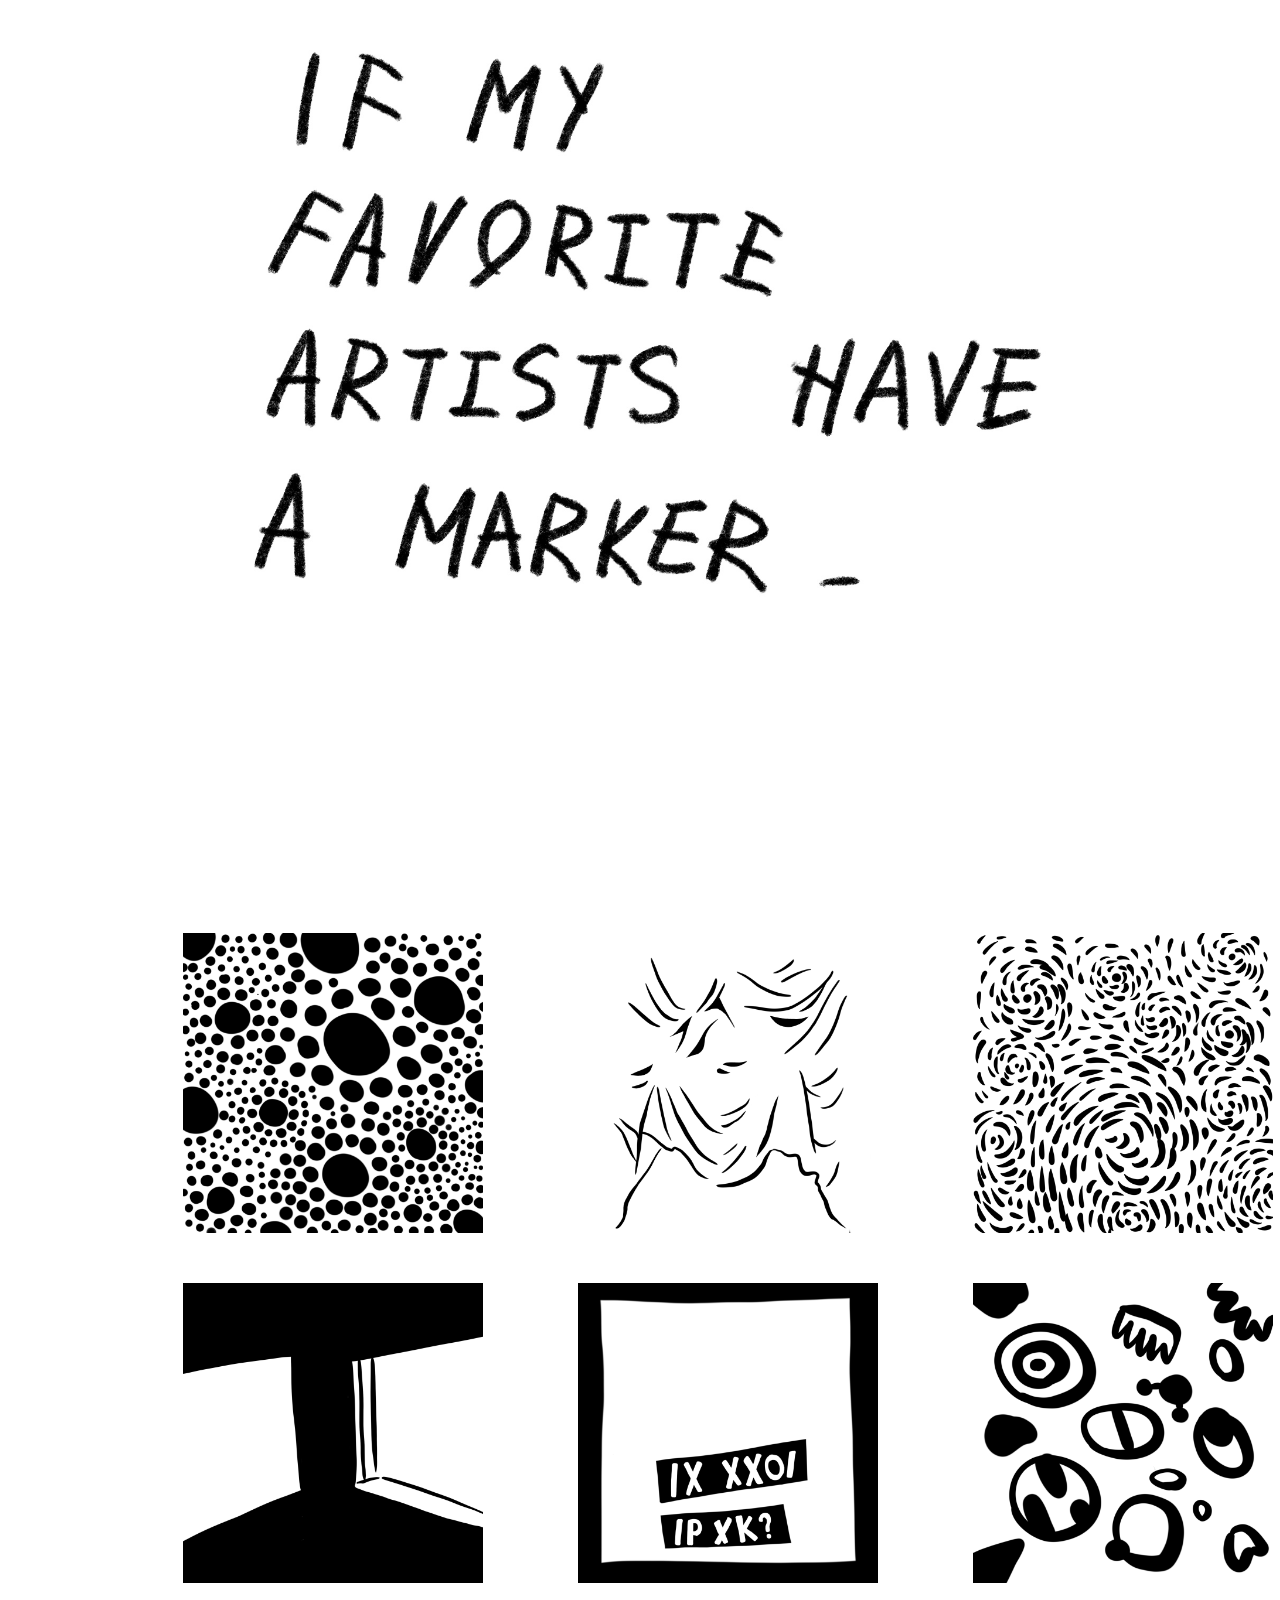
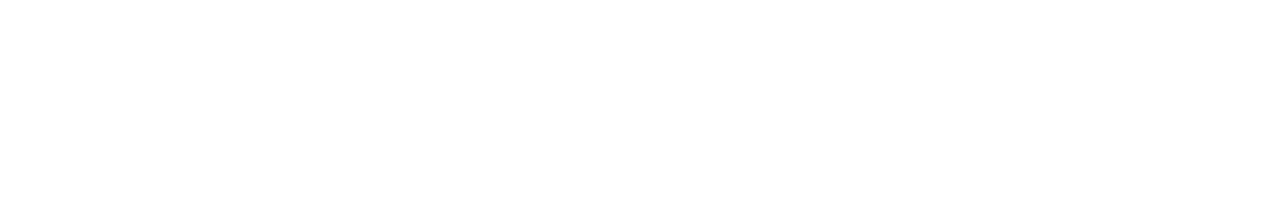
<file: index.html>
<!DOCTYPE html>
<html>

<head>
    <meta charset="utf-8">
    <title>Final Project</title>
    <link rel="stylesheet" type="text/css" href="assets/styles/style.css">

</head>

<body>
    <div class="container">

        <div class="landing">
            <img id="ifmy" src="assets/images/IF.jpg">


        </div>
        <div class="gallery">
            <div class="albums">
                <div class="album">
                    <div class="flip-album-inner">
                        <div class="flip-album-front">
                            <img class="line" id="yayoi-kusama-line" src="assets/images/kusama_line.jpg">
                        </div>
                        <div class="flip-album-back">
                            <a href="kusama.html" target="_blank">
                                <img class="art" id="yayoi-kusama-pumpkin" src="assets/images/Kusama_Pumpkin.jpeg">
                                <div class="title">YAYOI KUSAMA</div>
                            </a>
                        </div>


                    </div>
                </div>
                <div class="album">
                    <div class="flip-album-inner">
                        <div class="flip-album-front">
                            <img class="line" id="daniel-arsham-line" src="assets/images/Arsham_line.jpg">
                        </div>
                        <div class="flip-album-back">
                            <a href="daniel.html" target="_blank">
                                <img class="art" id="daniel-arsham-clock" src="assets/images/Arsham_Clock.png">
                                <div class="title"> DANIEL ARSHAM</div>
                            </a>
                        </div>
                    </div>
                </div>

                <div class="album">
                    <div class="flip-album-inner">
                        <div class="flip-album-front">
                            <img class="line" id="vincent-vangogh-line" src="assets/images/VanGogh_line.jpg">
                        </div>
                        <div class="flip-album-back">
                            <a href="vangogh.html" target="_blank">
                                <img class="art" id="vincent-vangogh-bedroom" src="assets/images/VanGogh_Bedroom.jpeg">
                                <div class="title"> VINCENT VAN GOGH</div>
                            </a>
                        </div>
                    </div>
                </div>

                <div class="album">
                    <div class="flip-album-inner">
                        <div class="flip-album-front">
                            <img class="line" id="edward-hpper-line" src="assets/images/Hopper_line.jpg">
                        </div>
                        <div class="flip-album-back">
                            <a href="hopper.html" target="_blank">
                                <img class="art" id="edward-hopper-Nighthawks"
                                    src="assets/images/Hopper_Nighthawks.png">
                                <div class="title"> EDWARD HOPPER</div>
                            </a>
                        </div>
                    </div>
                </div>

                <div class="album">
                    <div class="flip-album-inner">
                        <div class="flip-album-front">
                            <img class="line" id="barbara-kruger-line" src="assets/images/Kruger_line.jpg">
                        </div>
                        <div class="flip-album-back">
                            <a href="kruger.html" target="_blank">
                                <img class="artv1" id="barbara-kruger-toy" src="assets/images/Kruger_toy.jpeg">
                                <div class="title"> BARBARA KRUGER</div>
                            </a>
                        </div>
                    </div>
                </div>
                <div class="album">
                    <div class="flip-album-inner">
                        <div class="flip-album-front">
                            <img class="line" id="takashi-marukami-line" src="assets/images/Marukami_line.jpg">
                        </div>
                        <div class="flip-album-back">
                            <a href="marukami.html" target="_blank">
                                <img class="art" id="takashi-marukami-fak" src="assets/images/marukami_fak.jpeg">
                                <div class="title"> TAKASHI MARUKAMI</div>
                            </a>
                        </div>
                    </div>
                </div>

            </div>
        </div>
    </div>
    </div>
    </div>
</body>

</html>
</file>
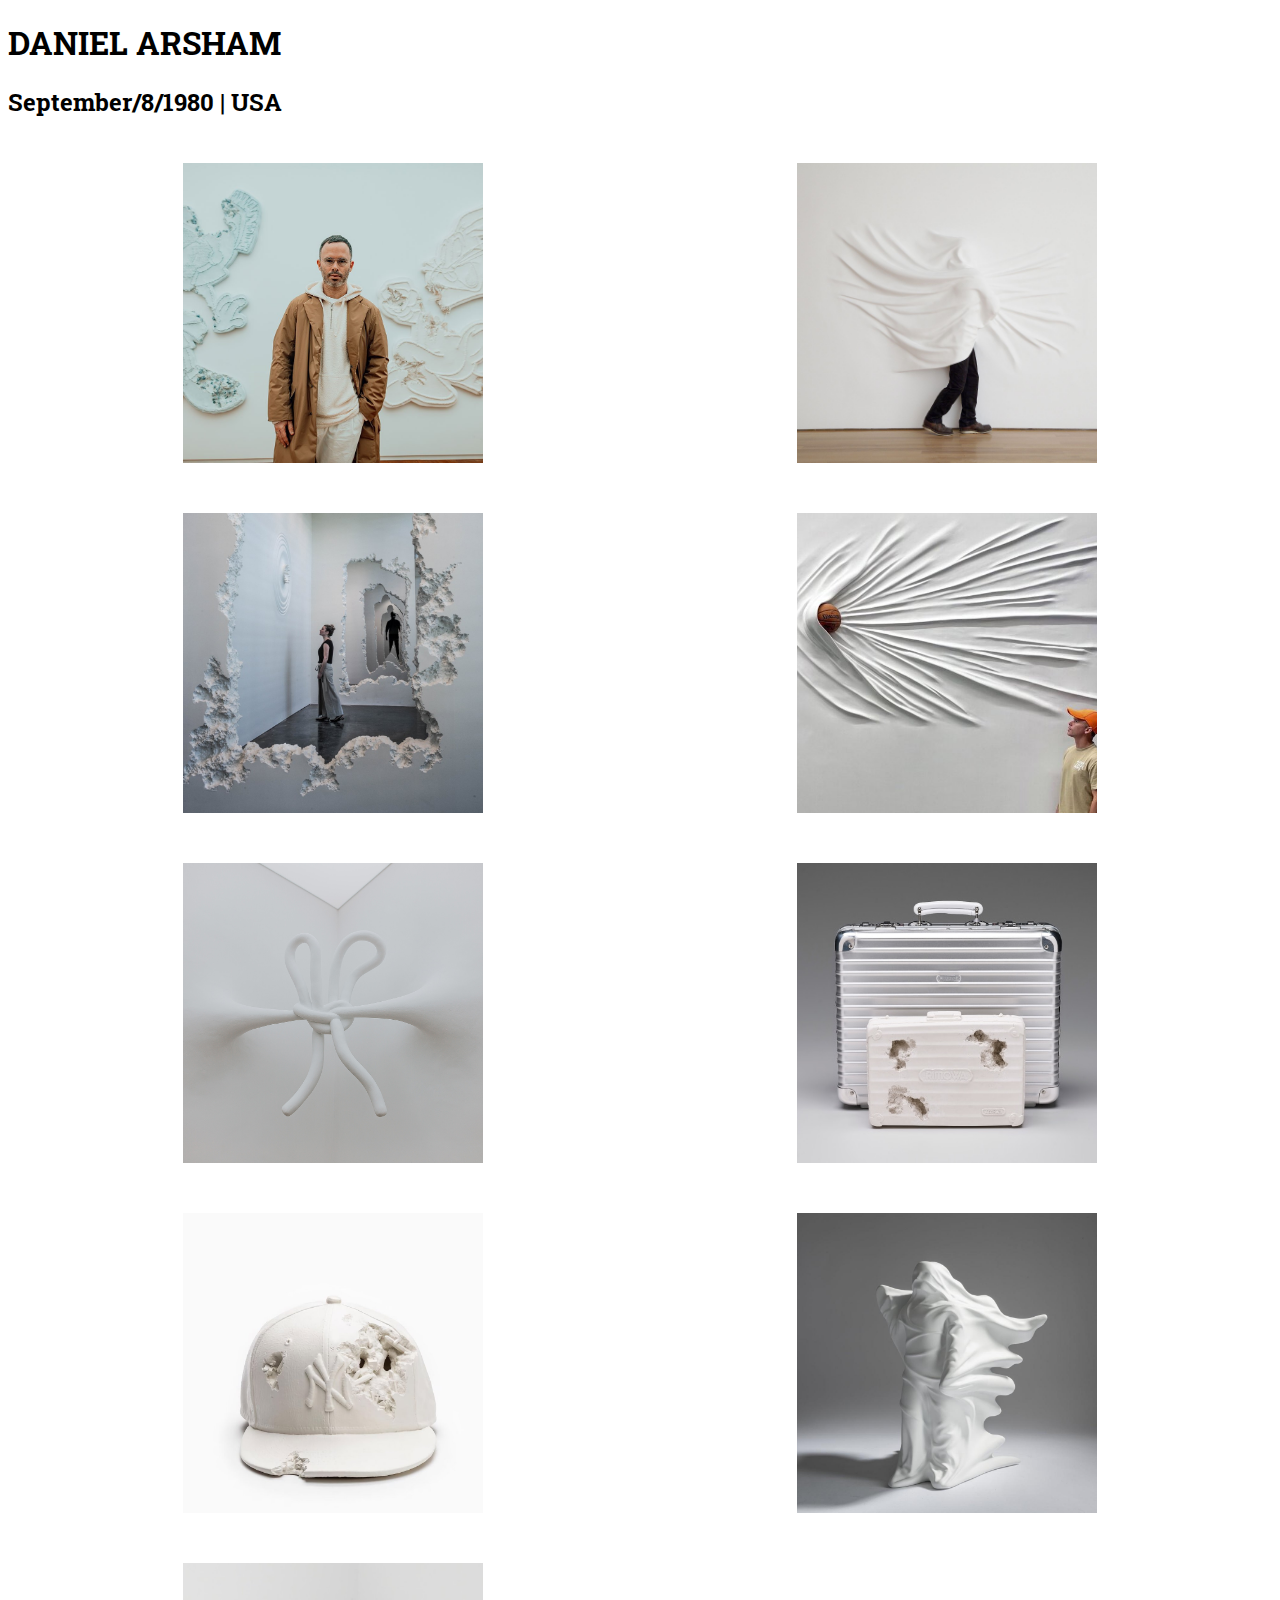
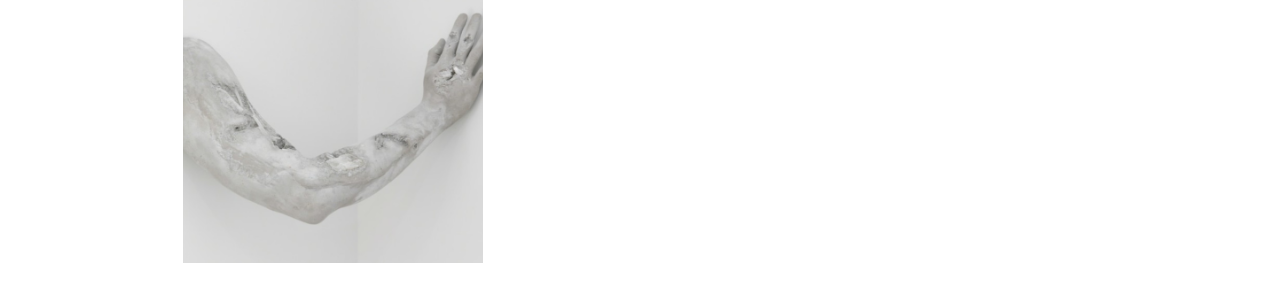
<file: daniel.html>
<!DOCTYPE html>
<html>

<head>
    <meta charset="utf-8">
    <link rel="stylesheet" type="text/css" href="assets/styles/style.css">
</head>

<body>
    <div class="section">
        <h1>DANIEL ARSHAM</h1>
        <h2>September/8/1980 | USA</h2>
    </div>
    <div class="artworks">
        <div class="artwork">
            <img class="aw" src="assets/images/daniel-1.jpeg">
        </div>
        <div class="artwork">
            <img class="aw" src="assets/images/daniel-2.jpeg">
        </div>
        <div class="artwork">
            <img class="aw" src="assets/images/daniel-3.jpeg">
        </div>
        <div class="artwork">
            <img class="aw" src="assets/images/daniel-4.jpeg">
        </div>
        <div class="artwork">
            <img class="aw" src="assets/images/daniel-5.jpeg">
        </div>
        <div class="artwork">
            <img class="aw" src="assets/images/daniel-6.jpeg">
        </div>
        <div class="artwork">
            <img class="aw" src="assets/images/daniel-7.jpeg">
        </div>
        <div class="artwork">
            <img class="aw" src="assets/images/daniel-8.jpeg">
        </div>
        <div class="artwork">
            <img class="aw" src="assets/images/daniel-9.jpeg">
        </div>
    </div>

</body>
</file>
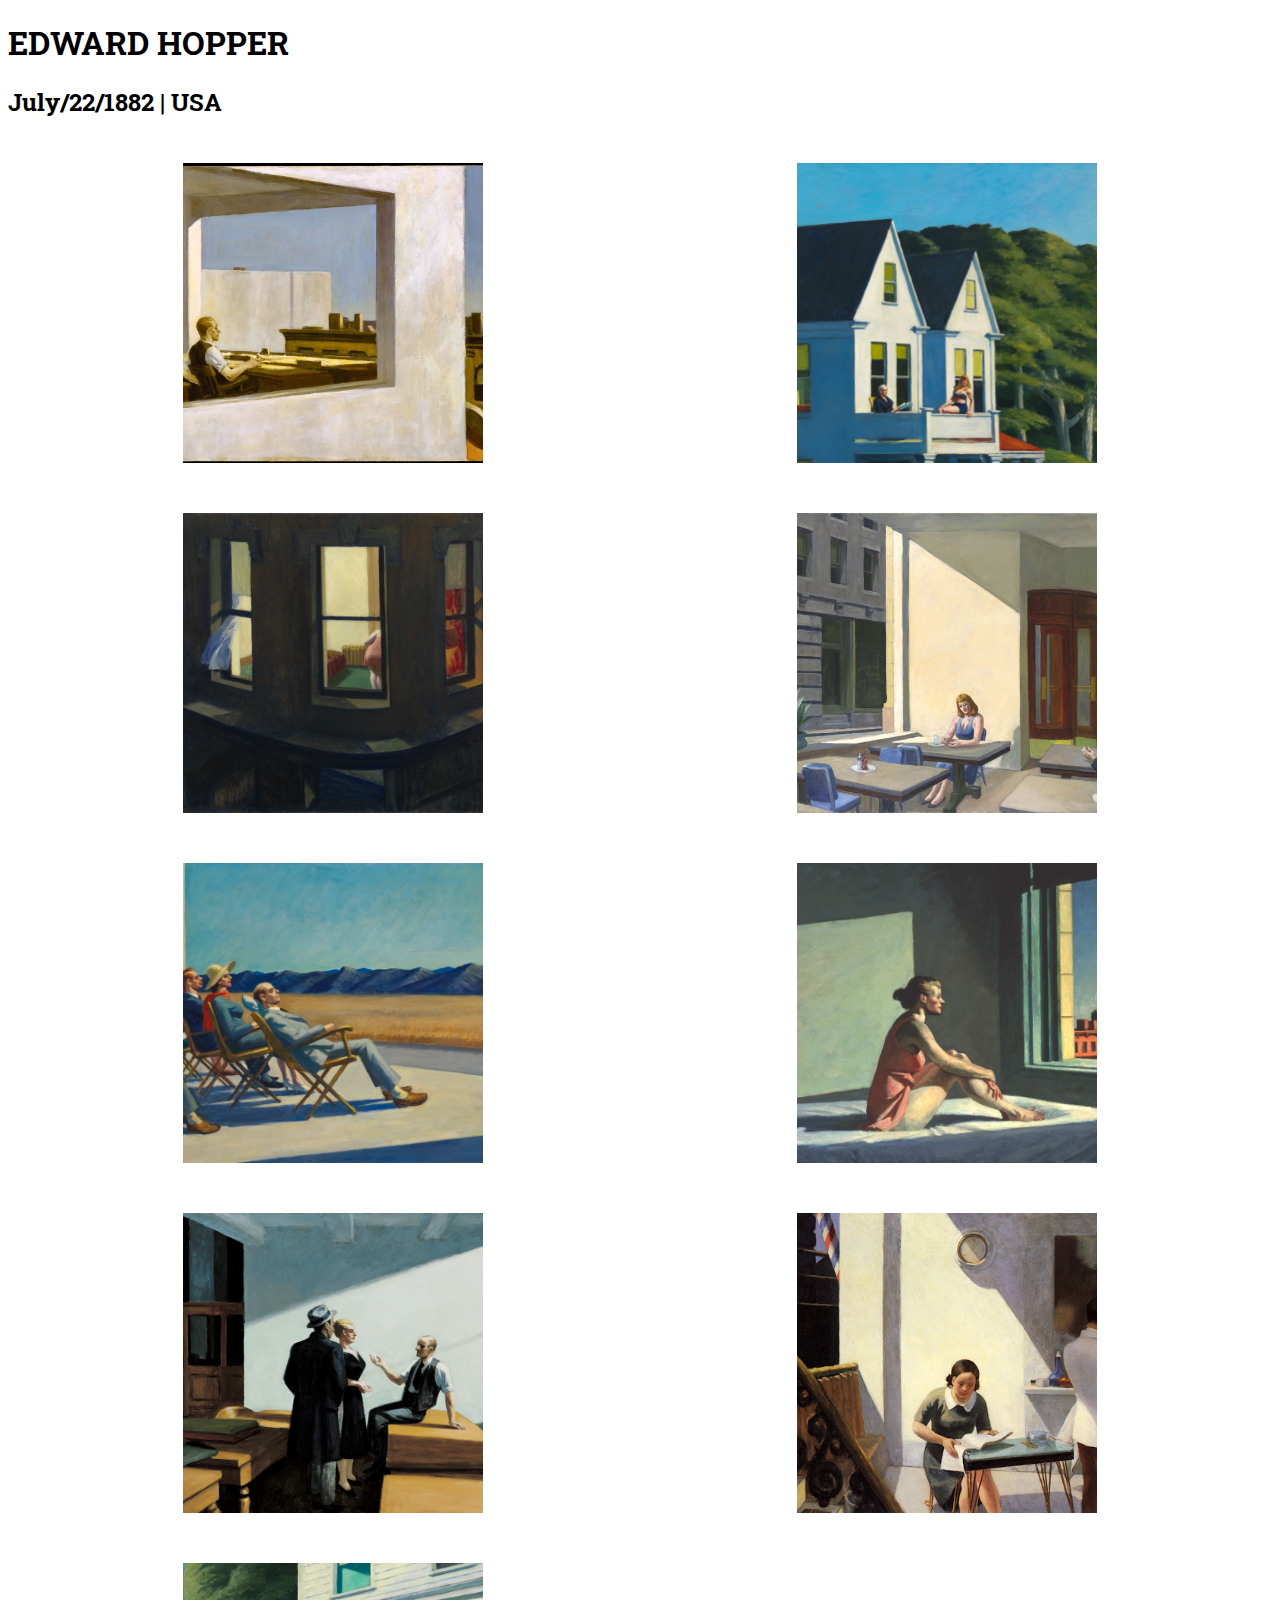
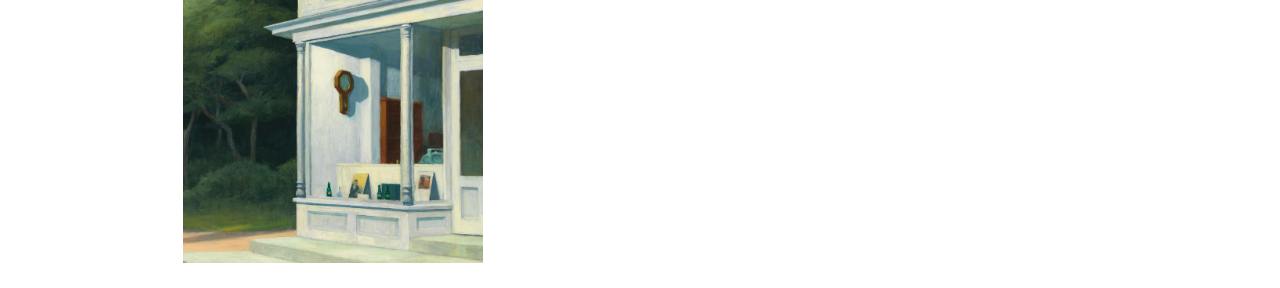
<file: hopper.html>
<!DOCTYPE html>
<html>

<head>
    <meta charset="utf-8">
    <link rel="stylesheet" type="text/css" href="assets/styles/style.css">
</head>

<body>
    <div class="section">
        <h1>EDWARD HOPPER</h1>
        <h2>July/22/1882 | USA</h2>
    </div>
    <div class="artworks">
        <div class="artwork">
            <img class="aw" src="assets/images/hopper-1.jpeg">
        </div>
        <div class="artwork">
            <img class="aw" src="assets/images/hopper-2.jpeg">
        </div>
        <div class="artwork">
            <img class="aw" src="assets/images/hopper-3.jpeg">
        </div>
        <div class="artwork">
            <img class="aw" src="assets/images/hopper-4.jpeg">
        </div>
        <div class="artwork">
            <img class="aw" src="assets/images/hopper-5.jpg">
        </div>
        <div class="artwork">
            <img class="aw" src="assets/images/hopper-6.jpeg">
        </div>
        <div class="artwork">
            <img class="aw" src="assets/images/hopper-7.jpg">
        </div>
        <div class="artwork">
            <img class="aw" src="assets/images/hopper-8.jpeg">
        </div>
        <div class="artwork">
            <img class="aw" src="assets/images/hopper-9.jpeg">
        </div>
    </div>

</body>
</file>
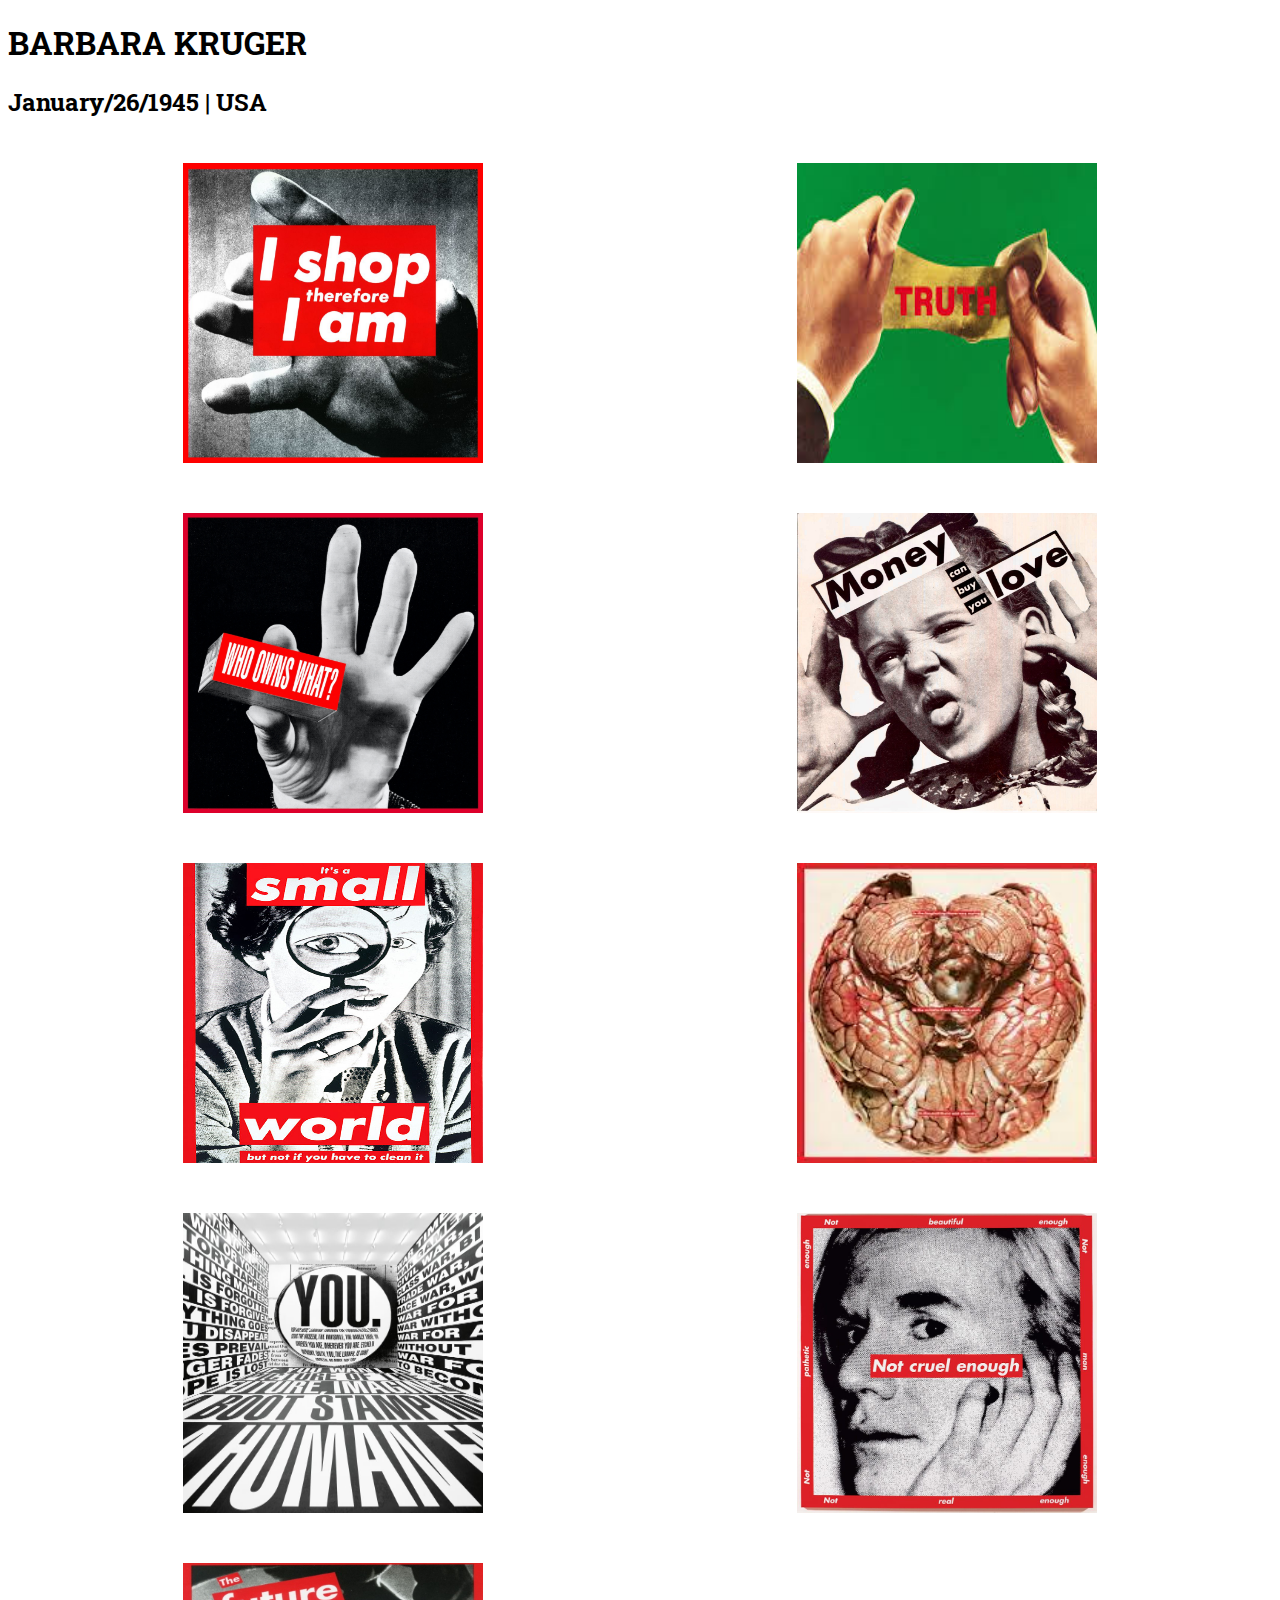
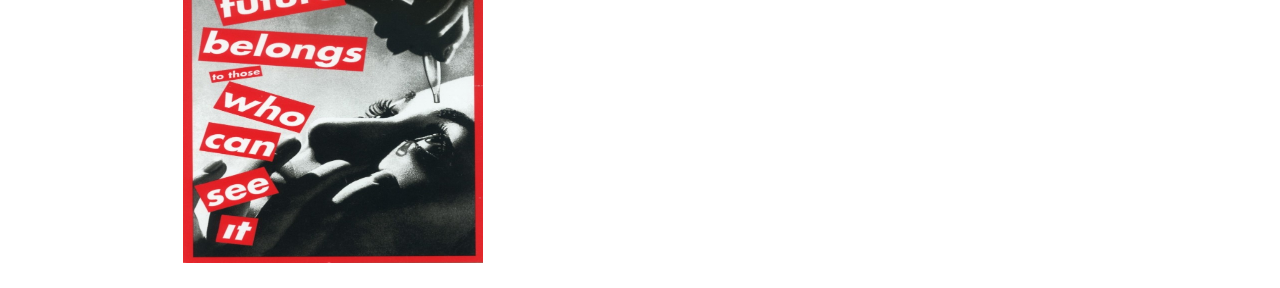
<file: kruger.html>
<!DOCTYPE html>
<html>

<head>
    <meta charset="utf-8">
    <link rel="stylesheet" type="text/css" href="assets/styles/style.css">
</head>

<body>
    <div class="section">
        <h1>BARBARA KRUGER</h1>
        <h2>January/26/1945 | USA</h2>
    </div>
    <div class="artworks">
        <div class="artwork">
            <img class="awv1" src="assets/images/kruger-1.jpeg">
        </div>
        <div class="artwork">
            <img class="awv1" src="assets/images/kruger-2.jpeg">
        </div>
        <div class="artwork">
            <img class="awv1" src="assets/images/kruger-3.jpeg">
        </div>
        <div class="artwork">
            <img class="awv1" src="assets/images/kruger-4.jpeg">
        </div>
        <div class="artwork">
            <img class="awv1" src="assets/images/kruger-5.jpeg">
        </div>
        <div class="artwork">
            <img class="awv1" src="assets/images/kruger-6.jpeg">
        </div>
        <div class="artwork">
            <img class="awv1" src="assets/images/kruger-7.jpeg">
        </div>
        <div class="artwork">
            <img class="awv1" src="assets/images/kruger-8.jpg">
        </div>
        <div class="artwork">
            <img class="awv1" src="assets/images/kruger-9.jpeg">
        </div>
    </div>

</body>
</file>
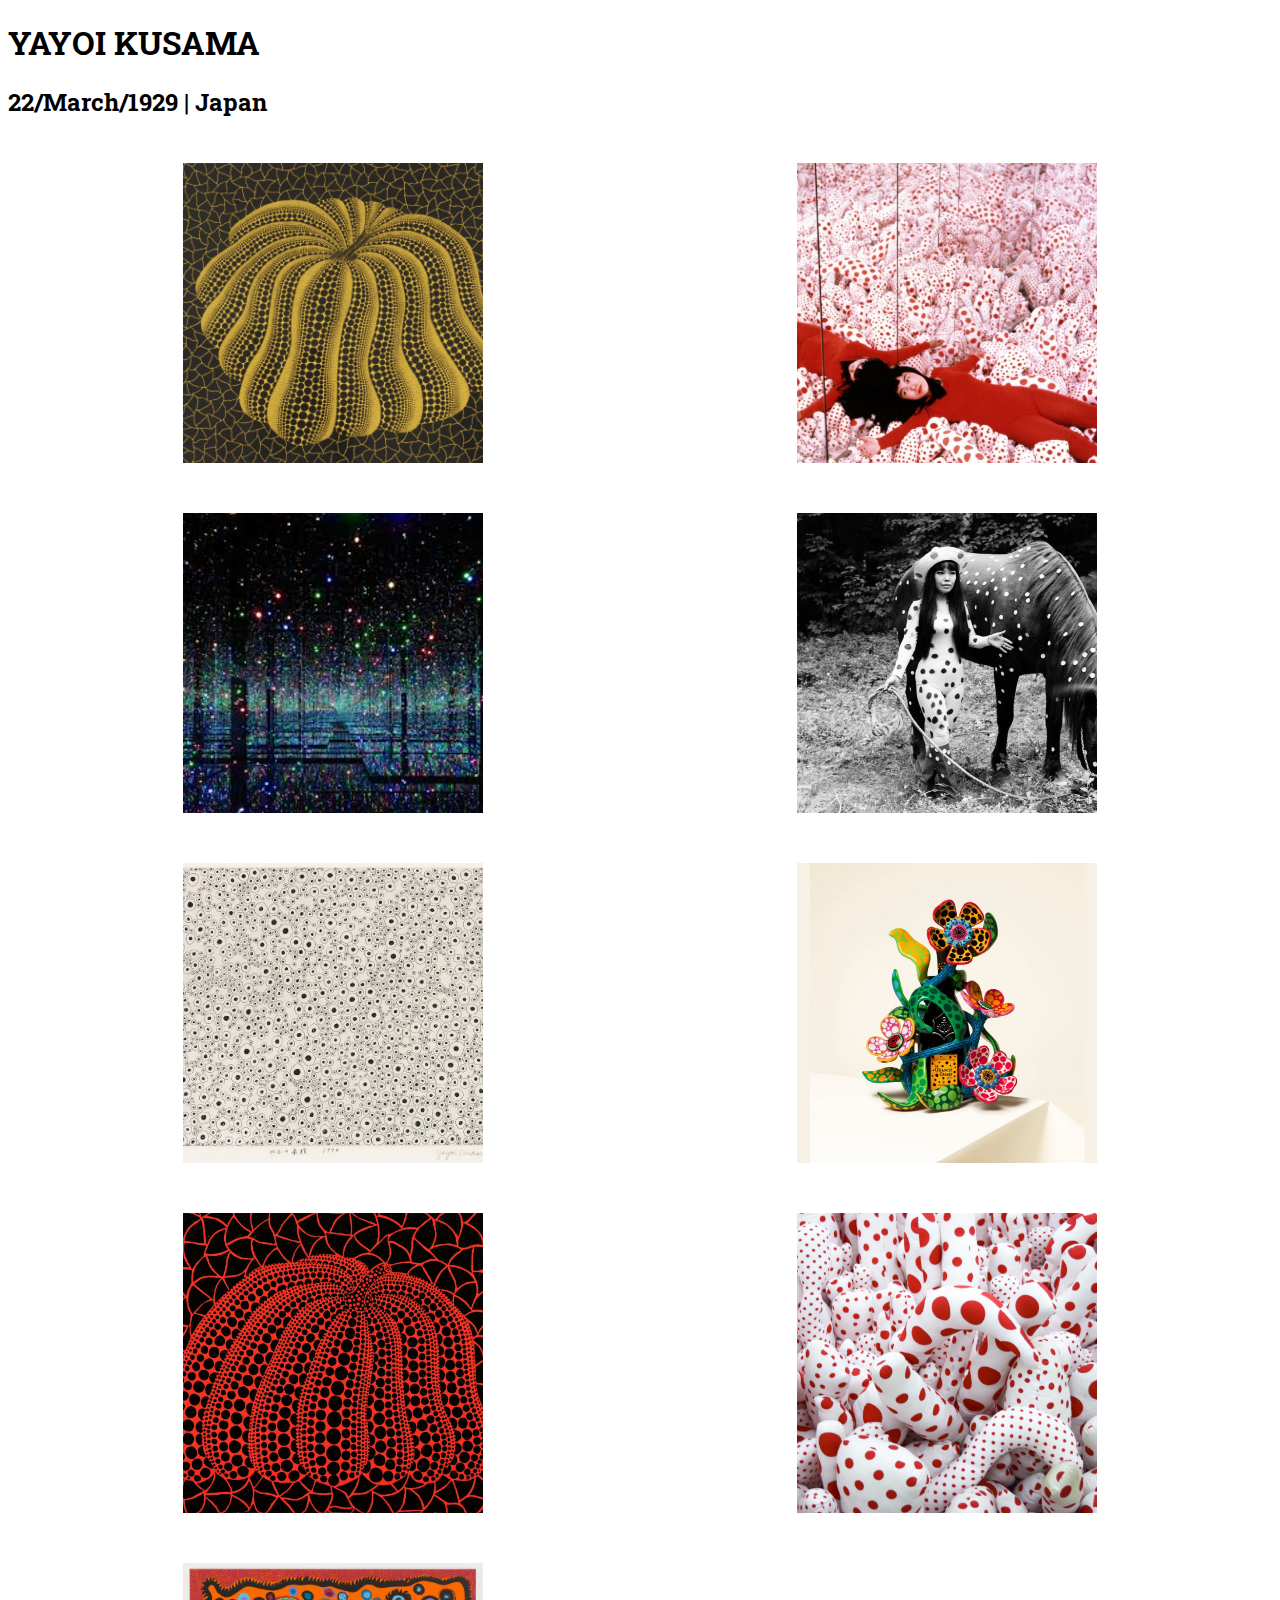
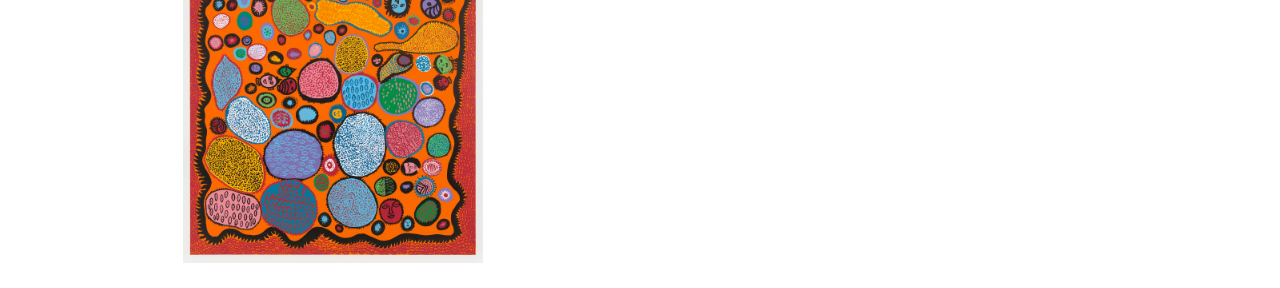
<file: kusama.html>
<!DOCTYPE html>
<html>

<head>
    <meta charset="utf-8">
    <link rel="stylesheet" type="text/css" href="assets/styles/style.css">
</head>

<body>
    <div class="section">
        <h1>YAYOI KUSAMA</h1>
        <h2>22/March/1929 | Japan</h2>
    </div>
    <div class="artworks">
        <div class="artwork">
            <img class="aw" src="assets/images/kusama-1.jpeg">
        </div>
        <div class="artwork">
            <img class="aw" src="assets/images/kusama-2.jpeg">
        </div>
        <div class="artwork">
            <img class="aw" src="assets/images/kusama-3.jpeg">
        </div>
        <div class="artwork">
            <img class="aw" src="assets/images/kusama-4.jpeg">
        </div>
        <div class="artwork">
            <img class="aw" src="assets/images/kusama-5.jpeg">
        </div>
        <div class="artwork">
            <img class="aw" src="assets/images/kusama-6.jpeg">
        </div>
        <div class="artwork">
            <img class="aw" src="assets/images/kusama-7.jpeg">
        </div>
        <div class="artwork">
            <img class="aw" src="assets/images/kusama-8.jpeg">
        </div>
        <div class="artwork">
            <img class="aw" src="assets/images/kusama-9.jpeg">
        </div>
    </div>

</body>
</file>
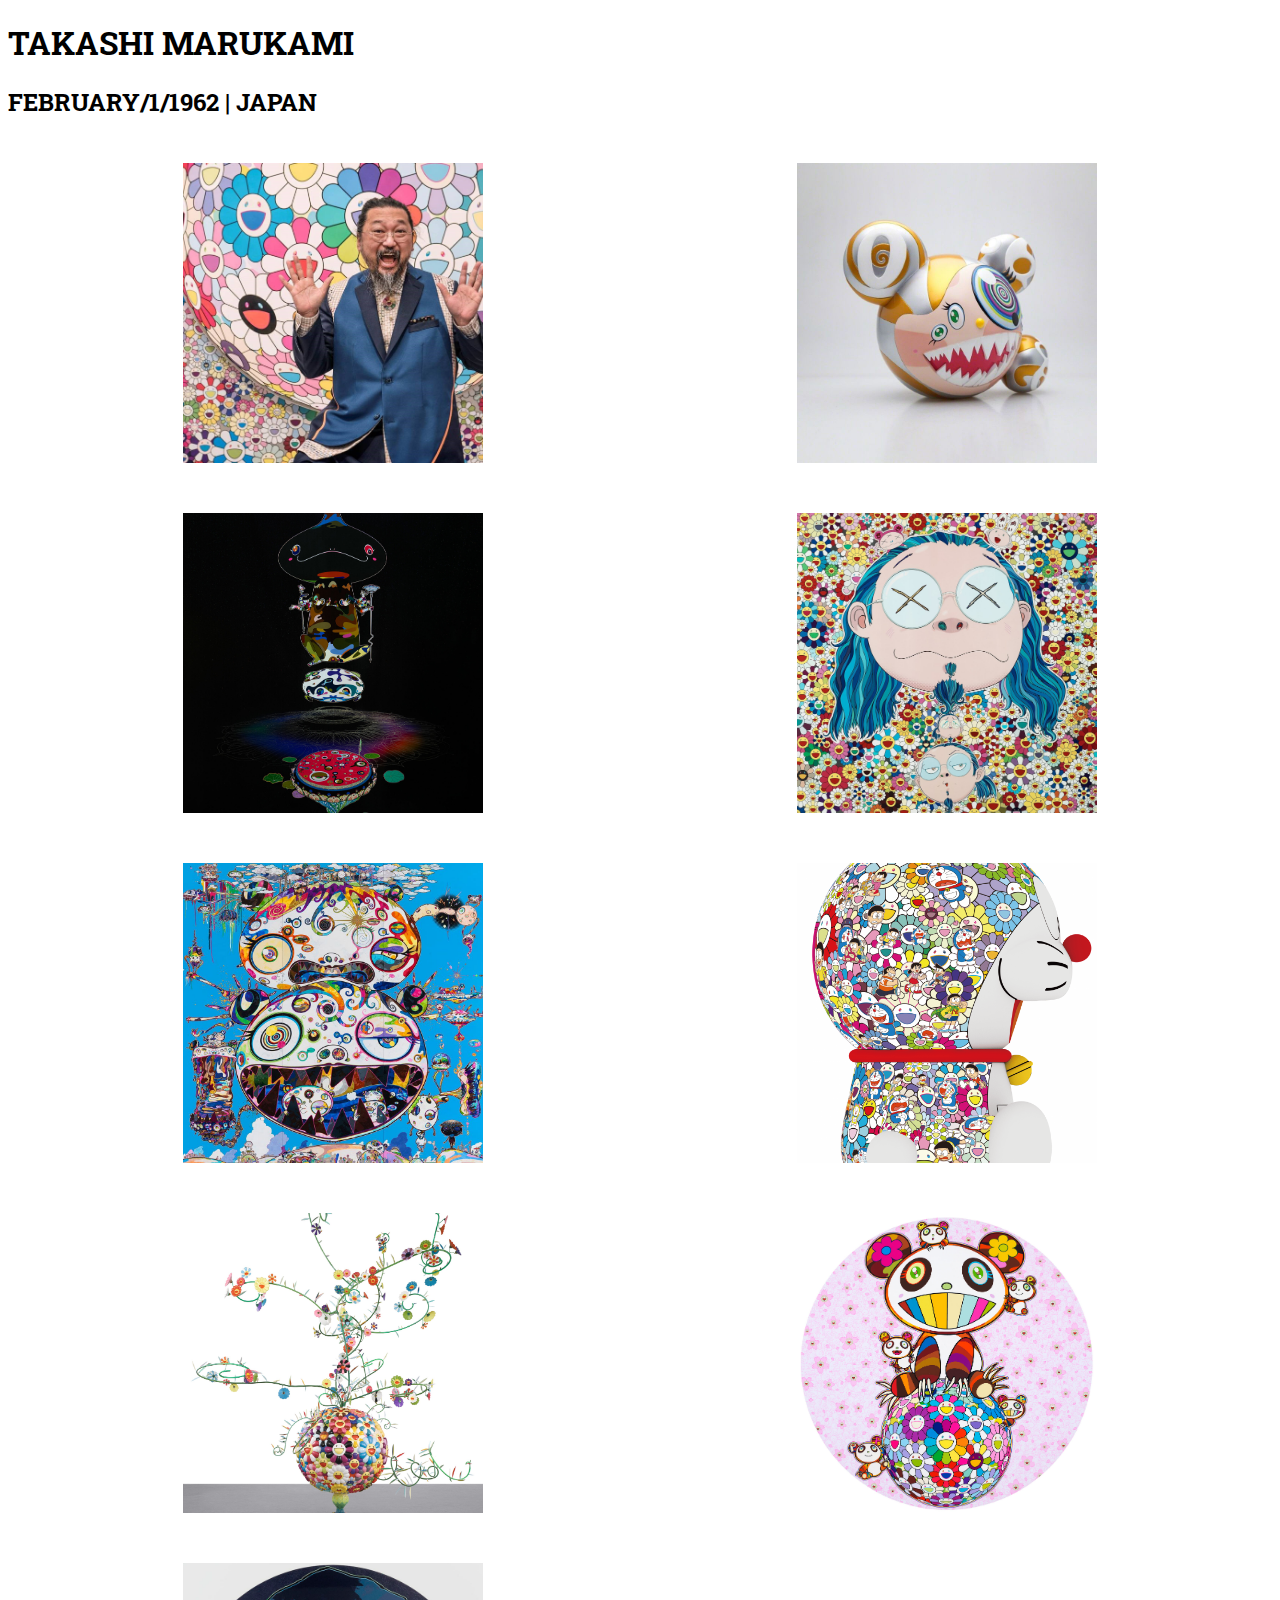
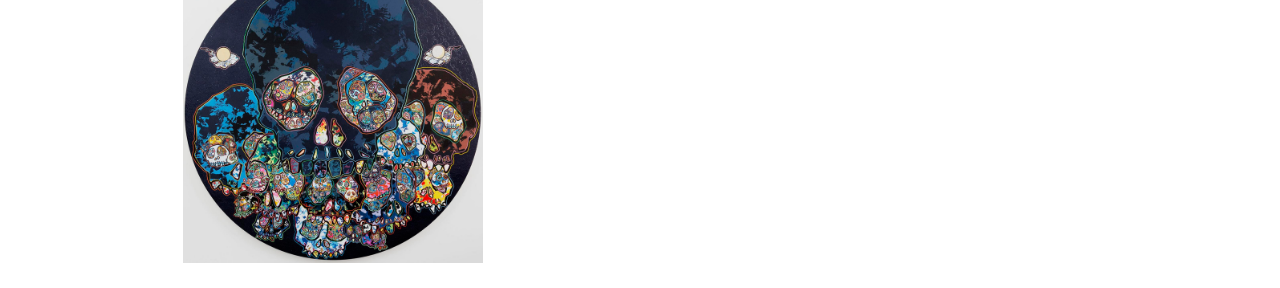
<file: marukami.html>
<!DOCTYPE html>
<html>

<head>
    <meta charset="utf-8">
    <link rel="stylesheet" type="text/css" href="assets/styles/style.css">
</head>

<body>
    <div class="section">
        <h1>TAKASHI MARUKAMI</h1>
        <h2>FEBRUARY/1/1962 | JAPAN</h2>
    </div>
    <div class="artworks">
        <div class="artwork">
            <img class="aw" src="assets/images/marukami-1.jpeg">
        </div>
        <div class="artwork">
            <img class="aw" src="assets/images/marukami-8.jpeg">
        </div>
        <div class="artwork">
            <img class="aw" src="assets/images/marukami-7.jpeg">
        </div>
        <div class="artwork">
            <img class="aw" src="assets/images/marukami-2.jpeg">
        </div>
        <div class="artwork">
            <img class="aw" src="assets/images/marukami-3.jpeg">
        </div>
        <div class="artwork">
            <img class="aw" src="assets/images/marukami-9.png">
        </div>
        <div class="artwork">
            <img class="aw" src="assets/images/marukami-4.jpeg">
        </div>
        <div class="artwork">
            <img class="aw" src="assets/images/marukami-5.jpg">
        </div>
        <div class="artwork">
            <img class="aw" src="assets/images/marukami-6.jpeg">
        </div>
    </div>

</body>
</file>
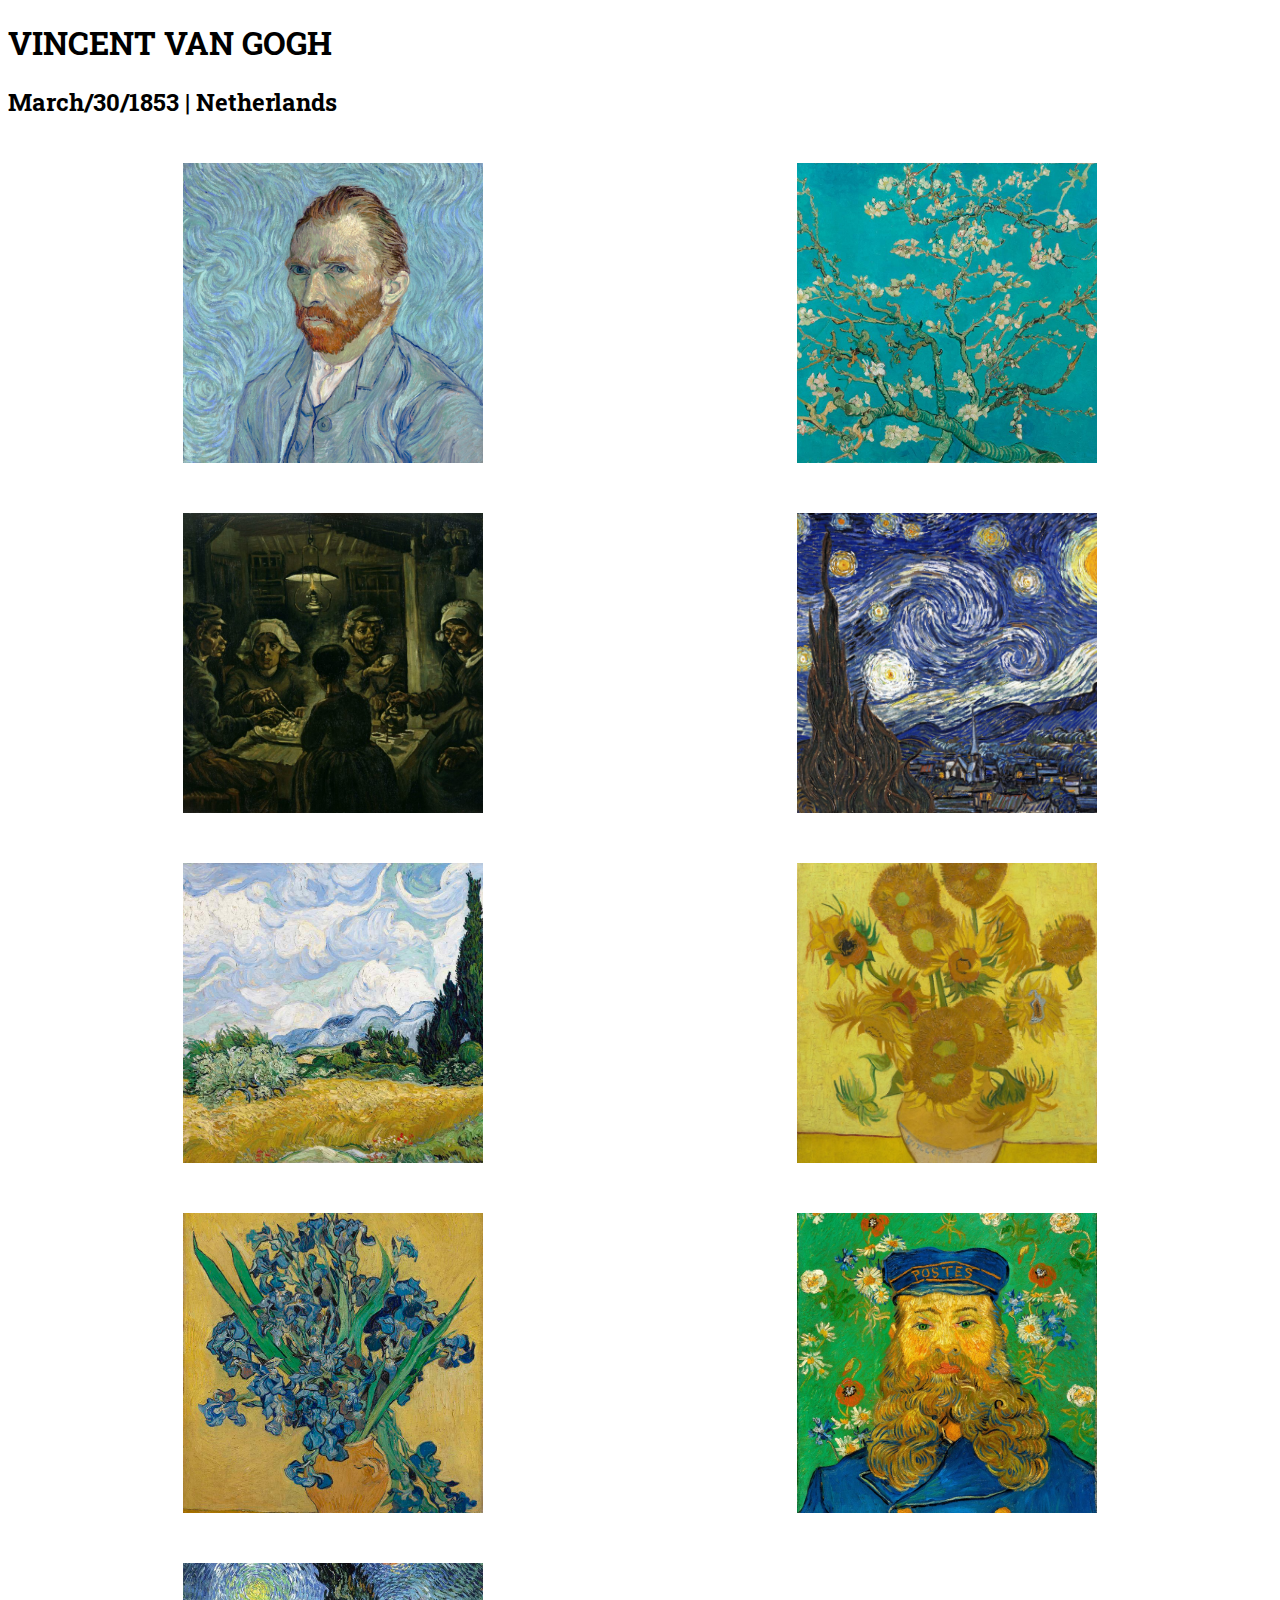
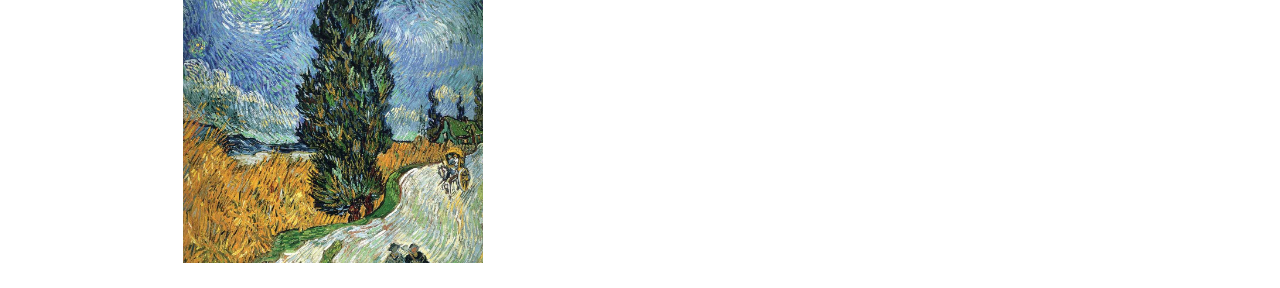
<file: vangogh.html>
<!DOCTYPE html>
<html>

<head>
    <meta charset="utf-8">
    <link rel="stylesheet" type="text/css" href="assets/styles/style.css">
</head>

<body>
    <div class="section">
        <h1>VINCENT VAN GOGH</h1>
        <h2>March/30/1853 | Netherlands</h2>
    </div>
    <div class="artworks">
        <div class="artwork">
            <img class="aw" src="assets/images/vincent-1.jpeg">
        </div>
        <div class="artwork">
            <img class="aw" src="assets/images/vincent-2.jpeg">
        </div>
        <div class="artwork">
            <img class="aw" src="assets/images/vincent-3.jpeg">
        </div>
        <div class="artwork">
            <img class="aw" src="assets/images/vincent-4.jpeg">
        </div>
        <div class="artwork">
            <img class="aw" src="assets/images/vincent-5.jpeg">
        </div>
        <div class="artwork">
            <img class="aw" src="assets/images/vincent-6.jpeg">
        </div>
        <div class="artwork">
            <img class="aw" src="assets/images/vincent-7.jpg">
        </div>
        <div class="artwork">
            <img class="aw" src="assets/images/vincent-8.jpeg">
        </div>
        <div class="artwork">
            <img class="aw" src="assets/images/vincent-9.jpeg">
        </div>
    </div>

</body>
</file>
<file: assets/styles/style.css>
@import url('https://fonts.googleapis.com/css2?family=Roboto+Slab:wght@300&display=swap');

html {
    height: 100%;
    position: relative;
}
body {
    height: 100%;
    position: relative;
}

h1{
    font-family: 'Roboto Slab', serif;
}
h2{
    font-family: 'Roboto Slab', serif;

}

.albums{
    display: flex;
    flex-flow: row wrap;
    justify-content: space-between;
    align-content: center;
    padding: 0;
    margin: 0;
    list-style: none;
    margin-right: 150px;
    margin-left: 150px;

}
.artworks{
    display: flex;
    flex-flow: row wrap;
    justify-content: space-between;
    align-content: center;
    padding: 0;
    margin: 0;
    list-style: none;
    margin-right: 150px;
    margin-left: 150px;
}
.artwork {
    display: flex;
    padding: 5px;
    width: 300px;
    height: 300px;
    margin:20px;
    perspective: 1000px;
}
.gallery{
    position: absolute;
    width: 1440px;
    height: 900px;
    left: 0px;
    top: 900px;

}

.album{
    display: flex;
    padding: 5px;
    width: 300px;
    height: 300px;
    margin:20px;
    perspective: 1000px;
}
.aw{
    width: 300px;
    height: 300px;
    object-fit:cover;
}
.awv1{
    width: 300px;
    height: 300px;
    object-fit:fill
}
.flip-album-inner {
    position: relative;
    width: 300px;
    height: 300px;
    text-align: center;
    transition: transform 0.8s;
    transform-style: preserve-3d;
}
.album:hover .flip-album-inner {
    transform: rotateY(180deg);
}

.flip-album-front, .flip-album-back {
    position: absolute;
    width: 300px;
    height: 300px;
    -webkit-backface-visibility: hidden; /* Safari */
    backface-visibility: hidden;
}

.flip-album-back {
    color: white;
    transform: rotateY(180deg);
  }

.line {
    max-width: 100%;
}
.title {
    position: absolute;
	width: 300px;
	color: #675B5B;
	text-align: center;
	margin-top: -35px;
	font-size: 0.8em;
	background-color: white;
}
.landing{
    height: 100%;
    width: 100%;
    position: relative;
    align-items: initial;
}

#ifmy {
    width: 100%;
    position: absolute;
    object-fit: fill;
}
.art {
    width: 300px;
    height: 300px;
    object-fit:cover;
}
.artv1 {
    width: 300px;
    height: 300px;
    object-fit: fill;
}
</file>
